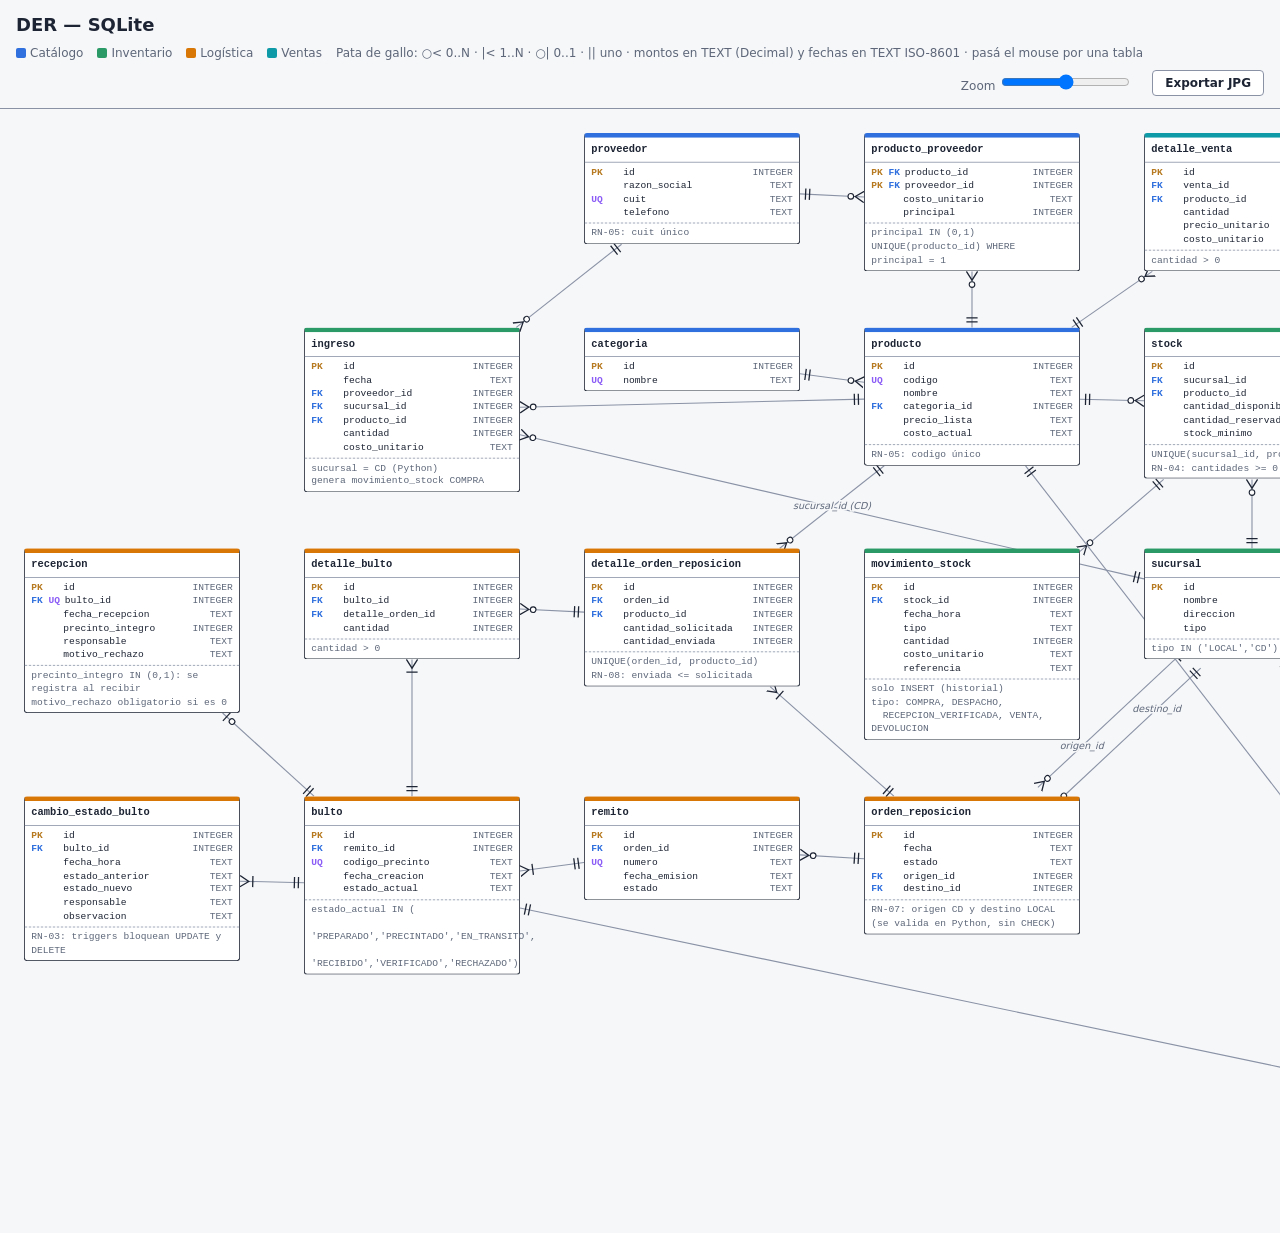
<file: docs/diagramas/der.html>
<!doctype html>
<html lang="es">
<head>
<meta charset="utf-8">
<meta name="viewport" content="width=device-width, initial-scale=1">
<title>DER SQLite</title>
<style>
  :root {
    --bg: #f6f7f9; --box: #ffffff; --ink: #1d2433; --muted: #5d6779; --line: #8a93a6; --hl: #d9480f;
    --catalogo: #2f6fde; --inventario: #2b9a66; --logistica: #d97706; --ventas: #0e9aa7;
    --pk: #b7791f; --fk: #2f6fde; --uq: #8b5cf6;
  }
  @media (prefers-color-scheme: dark) {
    :root:not([data-theme="light"]) {
      --bg: #12151c; --box: #1b2029; --ink: #e6e9ef; --muted: #9aa3b5; --line: #6b7488; --hl: #ff8a4c; --pk: #e0a43a; --fk: #6c9cf0; --uq: #a98bfa;
    }
  }
  :root[data-theme="dark"] { --bg: #12151c; --box: #1b2029; --ink: #e6e9ef; --muted: #9aa3b5; --line: #6b7488; --hl: #ff8a4c; --pk: #e0a43a; --fk: #6c9cf0; --uq: #a98bfa; }

  * { box-sizing: border-box; }
  body { margin: 0; background: var(--bg); color: var(--ink); font: 14px/1.4 system-ui, sans-serif; }
  header.top { position: sticky; top: 0; z-index: 5; background: var(--bg); padding: 12px 16px; border-bottom: 1px solid var(--line);
    display: flex; flex-wrap: wrap; gap: 8px 20px; align-items: center; }
  header.top h1 { font-size: 18px; margin: 0; }
  .legend { display: flex; flex-wrap: wrap; gap: 6px 14px; font-size: 12px; color: var(--muted); }
  .legend i { display: inline-block; width: 10px; height: 10px; border-radius: 2px; margin-right: 4px; vertical-align: -1px; }
  .zoom { margin-left: auto; font-size: 12px; color: var(--muted); }
  .scroller { overflow: auto; padding: 16px; }
  .sizer { position: relative; }
  .canvas { position: absolute; top: 0; left: 0; transform-origin: 0 0; display: grid;
    grid-template-columns: repeat(7, 270px); column-gap: 80px; row-gap: 70px; align-items: start; padding: 10px; }
  svg.edges { position: absolute; inset: 0; overflow: visible; pointer-events: none; z-index: 0; }

  .tbl { position: relative; z-index: 1; background: var(--box); border: 1.5px solid var(--ink); border-top: 6px solid var(--c);
    border-radius: 4px; font-size: 12px; transition: opacity .15s; }
  .tbl .name { padding: 6px 8px; border-bottom: 1px solid var(--line); font-weight: 700; font-size: 13px; font-family: ui-monospace, Consolas, monospace; }
  .tbl ul { list-style: none; margin: 0; padding: 4px 8px; font-family: ui-monospace, Consolas, monospace; }
  .tbl li { display: flex; gap: 6px; align-items: baseline; }
  .tbl li .t { margin-left: auto; color: var(--muted); }
  .tbl li .f { min-width: 34px; font-size: 12px; font-weight: 700; }
  .f .PK { color: var(--pk); } .f .FK { color: var(--fk); } .f .UQ { color: var(--uq); }
  .tbl .chk { white-space: pre-wrap; border-top: 1px dashed var(--line); padding: 4px 8px; color: var(--muted); font-size: 12px; font-family: ui-monospace, Consolas, monospace; }

  g.edge { color: var(--line); transition: opacity .15s; }
  g.edge path { fill: none; stroke: currentColor; stroke-width: 1.4; }
  g.edge text { fill: var(--muted); font-size: 12px; font-style: italic; paint-order: stroke; stroke: var(--bg); stroke-width: 4px; }
  .focus g.edge { opacity: .1; }
  .focus g.edge.on { opacity: 1; color: var(--hl); }
  .focus g.edge.on path { stroke-width: 2.2; }
  .focusing .tbl:not(.on) { opacity: .35; }
</style>
</head>
<body>
<header class="top">
  <h1>DER — SQLite</h1>
  <div class="legend">
    <span><i style="background:var(--catalogo)"></i>Catálogo</span>
    <span><i style="background:var(--inventario)"></i>Inventario</span>
    <span><i style="background:var(--logistica)"></i>Logística</span>
    <span><i style="background:var(--ventas)"></i>Ventas</span>
    <span>Pata de gallo: ○&lt; 0..N · |&lt; 1..N · ○| 0..1 · || uno · montos en TEXT (Decimal) y fechas en TEXT ISO-8601 · pasá el mouse por una tabla</span>
  </div>
  <label class="zoom">Zoom <input id="zoom" type="range" min="40" max="120" value="80"></label>
</header>
<div class="scroller"><div class="sizer" id="sizer"><div class="canvas" id="canvas">
  <svg class="edges" id="edges">
    <defs>
      <!-- el extremo derecho del marcador toca la tabla -->
      <marker id="m-uno" viewBox="0 0 22 16" refX="22" refY="8" markerWidth="22" markerHeight="16" markerUnits="userSpaceOnUse" orient="auto-start-reverse">
        <path d="M10 1 V15 M15 1 V15" stroke="context-stroke" stroke-width="1.6"/></marker>
      <marker id="m-N" viewBox="0 0 22 16" refX="22" refY="8" markerWidth="22" markerHeight="16" markerUnits="userSpaceOnUse" orient="auto-start-reverse">
        <path d="M22 1 L11 8 L22 15" fill="none" stroke="context-stroke" stroke-width="1.6"/>
        <circle cx="5.5" cy="8" r="3.5" fill="var(--box)" stroke="context-stroke" stroke-width="1.4"/></marker>
      <marker id="m-1N" viewBox="0 0 22 16" refX="22" refY="8" markerWidth="22" markerHeight="16" markerUnits="userSpaceOnUse" orient="auto-start-reverse">
        <path d="M22 1 L11 8 L22 15 M6 1 V15" fill="none" stroke="context-stroke" stroke-width="1.6"/></marker>
      <marker id="m-01" viewBox="0 0 22 16" refX="22" refY="8" markerWidth="22" markerHeight="16" markerUnits="userSpaceOnUse" orient="auto-start-reverse">
        <path d="M15 1 V15" stroke="context-stroke" stroke-width="1.6"/>
        <circle cx="6" cy="8" r="3.5" fill="var(--box)" stroke="context-stroke" stroke-width="1.4"/></marker>
    </defs>
  </svg>
</div></div></div>

<script>
// [tabla, grupo, [columna, fila], columnas [nombre, tipo, flags], restricciones]
const TABLAS = [
  ['proveedor', 'catalogo', [3, 1], [['id', 'INTEGER', 'PK'], ['razon_social', 'TEXT'], ['cuit', 'TEXT', 'UQ'], ['telefono', 'TEXT']], ['RN-05: cuit único']],
  ['producto_proveedor', 'catalogo', [4, 1], [['producto_id', 'INTEGER', 'PK FK'], ['proveedor_id', 'INTEGER', 'PK FK'], ['costo_unitario', 'TEXT'], ['principal', 'INTEGER']], ['principal IN (0,1)', 'UNIQUE(producto_id) WHERE principal = 1']],
  ['producto', 'catalogo', [4, 2], [['id', 'INTEGER', 'PK'], ['codigo', 'TEXT', 'UQ'], ['nombre', 'TEXT'], ['categoria_id', 'INTEGER', 'FK'], ['precio_lista', 'TEXT'], ['costo_actual', 'TEXT']],
    ['RN-05: codigo único']],
  ['categoria', 'catalogo', [3, 2], [['id', 'INTEGER', 'PK'], ['nombre', 'TEXT', 'UQ']], []],

  ['sucursal', 'inventario', [5, 3], [['id', 'INTEGER', 'PK'], ['nombre', 'TEXT'], ['direccion', 'TEXT'], ['tipo', 'TEXT']], ["tipo IN ('LOCAL','CD')"]],
  ['stock', 'inventario', [5, 2], [['id', 'INTEGER', 'PK'], ['sucursal_id', 'INTEGER', 'FK'], ['producto_id', 'INTEGER', 'FK'], ['cantidad_disponible', 'INTEGER'], ['cantidad_reservada', 'INTEGER'], ['stock_minimo', 'INTEGER']],
    ['UNIQUE(sucursal_id, producto_id)', 'RN-04: cantidades >= 0']],
  ['movimiento_stock', 'inventario', [4, 3], [['id', 'INTEGER', 'PK'], ['stock_id', 'INTEGER', 'FK'], ['fecha_hora', 'TEXT'], ['tipo', 'TEXT'], ['cantidad', 'INTEGER'], ['costo_unitario', 'TEXT'], ['referencia', 'TEXT']],
    ['solo INSERT (historial)', 'tipo: COMPRA, DESPACHO,', '  RECEPCION_VERIFICADA, VENTA, DEVOLUCION']],

  ['orden_reposicion', 'logistica', [4, 4], [['id', 'INTEGER', 'PK'], ['fecha', 'TEXT'], ['estado', 'TEXT'], ['origen_id', 'INTEGER', 'FK'], ['destino_id', 'INTEGER', 'FK']],
    ['RN-07: origen CD y destino LOCAL', '(se valida en Python, sin CHECK)']],
  ['detalle_orden_reposicion', 'logistica', [3, 3], [['id', 'INTEGER', 'PK'], ['orden_id', 'INTEGER', 'FK'], ['producto_id', 'INTEGER', 'FK'], ['cantidad_solicitada', 'INTEGER'], ['cantidad_enviada', 'INTEGER']],
    ['UNIQUE(orden_id, producto_id)', 'RN-08: enviada <= solicitada']],
  ['remito', 'logistica', [3, 4], [['id', 'INTEGER', 'PK'], ['orden_id', 'INTEGER', 'FK'], ['numero', 'TEXT', 'UQ'], ['fecha_emision', 'TEXT'], ['estado', 'TEXT']], []],
  ['bulto', 'logistica', [2, 4], [['id', 'INTEGER', 'PK'], ['remito_id', 'INTEGER', 'FK'], ['codigo_precinto', 'TEXT', 'UQ'], ['fecha_creacion', 'TEXT'], ['estado_actual', 'TEXT']],
    ['estado_actual IN (', "  'PREPARADO','PRECINTADO','EN_TRANSITO',", "  'RECIBIDO','VERIFICADO','RECHAZADO')"]],
  ['detalle_bulto', 'logistica', [2, 3], [['id', 'INTEGER', 'PK'], ['bulto_id', 'INTEGER', 'FK'], ['detalle_orden_id', 'INTEGER', 'FK'], ['cantidad', 'INTEGER']], ['cantidad > 0']],
  ['cambio_estado_bulto', 'logistica', [1, 4], [['id', 'INTEGER', 'PK'], ['bulto_id', 'INTEGER', 'FK'], ['fecha_hora', 'TEXT'], ['estado_anterior', 'TEXT'], ['estado_nuevo', 'TEXT'], ['responsable', 'TEXT'], ['observacion', 'TEXT']],
    ['RN-03: triggers bloquean UPDATE y DELETE']],
  ['recepcion', 'logistica', [1, 3], [['id', 'INTEGER', 'PK'], ['bulto_id', 'INTEGER', 'FK UQ'], ['fecha_recepcion', 'TEXT'], ['precinto_integro', 'INTEGER'], ['responsable', 'TEXT'], ['motivo_rechazo', 'TEXT']],
    ['precinto_integro IN (0,1): se registra al recibir', 'motivo_rechazo obligatorio si es 0']],

  ['detalle_venta', 'ventas', [5, 1], [['id', 'INTEGER', 'PK'], ['venta_id', 'INTEGER', 'FK'], ['producto_id', 'INTEGER', 'FK'], ['cantidad', 'INTEGER'], ['precio_unitario', 'TEXT'], ['costo_unitario', 'TEXT']], ['cantidad > 0']],
  ['venta', 'ventas', [6, 2], [['id', 'INTEGER', 'PK'], ['sucursal_id', 'INTEGER', 'FK'], ['fecha', 'TEXT'], ['total', 'TEXT']], []],
  ['cobro', 'ventas', [6, 3], [['id', 'INTEGER', 'PK'], ['venta_id', 'INTEGER', 'FK'], ['medio_pago_id', 'INTEGER', 'FK'], ['monto', 'TEXT'], ['fecha', 'TEXT']], ['RN-10: SUM(monto) = venta.total (Python)']],
  ['medio_pago', 'ventas', [7, 2], [['id', 'INTEGER', 'PK'], ['nombre', 'TEXT', 'UQ'], ['tipo', 'TEXT']], []],
  ['detalle_devolucion', 'ventas', [6, 1], [['id', 'INTEGER', 'PK'], ['devolucion_id', 'INTEGER', 'FK'], ['detalle_venta_id', 'INTEGER', 'FK'], ['cantidad', 'INTEGER']], ['RN-06: <= cantidadDevolvible (Python)']],
  ['devolucion', 'ventas', [7, 1], [['id', 'INTEGER', 'PK'], ['venta_id', 'INTEGER', 'FK'], ['fecha', 'TEXT'], ['motivo', 'TEXT'], ['monto_reintegrado', 'TEXT'], ['medio_pago_id', 'INTEGER', 'FK']], []],
  ['ingreso', 'inventario', [2, 2], [['id', 'INTEGER', 'PK'], ['fecha', 'TEXT'], ['proveedor_id', 'INTEGER', 'FK'], ['sucursal_id', 'INTEGER', 'FK'], ['producto_id', 'INTEGER', 'FK'], ['cantidad', 'INTEGER'], ['costo_unitario', 'TEXT']],
    ['sucursal = CD (Python)', 'genera movimiento_stock COMPRA']],
  ['merma', 'logistica', [6, 5], [['id', 'INTEGER', 'PK'], ['bulto_id', 'INTEGER', 'FK'], ['sucursal_id', 'INTEGER', 'FK'], ['producto_id', 'INTEGER', 'FK'], ['fecha', 'TEXT'], ['cantidad', 'INTEGER'], ['costo_unitario', 'TEXT'], ['motivo', 'TEXT']],
    ['se inserta al rechazar un bulto', 'triggers bloquean UPDATE y DELETE']],
  ['comprobante', 'ventas', [7, 3], [['id', 'INTEGER', 'PK'], ['venta_id', 'INTEGER', 'FK UQ'], ['numero', 'TEXT', 'UQ'], ['tipo', 'TEXT'], ['fecha_emision', 'TEXT']], []],
];

// [tabla hija (tiene la FK), tabla padre, cardinalidad del lado hijo: N | 1N | 01, etiqueta]
const RELACIONES = [
  ['producto', 'categoria', 'N'],
  ['producto_proveedor', 'producto', 'N'],
  ['producto_proveedor', 'proveedor', 'N'],
  ['stock', 'sucursal', 'N'],
  ['stock', 'producto', 'N'],
  ['movimiento_stock', 'stock', 'N'],
  ['orden_reposicion', 'sucursal', 'N', 'origen_id'],
  ['orden_reposicion', 'sucursal', 'N', 'destino_id'],
  ['detalle_orden_reposicion', 'orden_reposicion', '1N'],
  ['detalle_orden_reposicion', 'producto', 'N'],
  ['remito', 'orden_reposicion', 'N'],
  ['bulto', 'remito', '1N'],
  ['detalle_bulto', 'bulto', '1N'],
  ['detalle_bulto', 'detalle_orden_reposicion', 'N'],
  ['cambio_estado_bulto', 'bulto', '1N'],
  ['recepcion', 'bulto', '01'],
  ['venta', 'sucursal', 'N'],
  ['detalle_venta', 'venta', '1N'],
  ['detalle_venta', 'producto', 'N'],
  ['cobro', 'venta', 'N'],
  ['cobro', 'medio_pago', 'N'],
  ['comprobante', 'venta', '01'],
  ['devolucion', 'venta', 'N'],
  ['detalle_devolucion', 'devolucion', '1N'],
  ['detalle_devolucion', 'detalle_venta', 'N'],
  ['devolucion', 'medio_pago', 'N'],
  ['ingreso', 'proveedor', 'N'],
  ['ingreso', 'producto', 'N'],
  ['ingreso', 'sucursal', 'N', 'sucursal_id (CD)'],
  ['merma', 'bulto', 'N'],
  ['merma', 'sucursal', 'N'],
  ['merma', 'producto', 'N'],
];

const canvas = document.getElementById('canvas');
const svg = document.getElementById('edges');
const NS = 'http://www.w3.org/2000/svg';
const esc = s => s.replace(/&/g, '&amp;').replace(/</g, '&lt;');

for (const [nombre, grupo, [col, fila], columnas, restricciones] of TABLAS) {
  const el = document.createElement('div');
  el.className = 'tbl';
  el.id = 't-' + nombre;
  el.style.cssText = `grid-column:${col};grid-row:${fila};--c:var(--${grupo})`;
  el.innerHTML = `<div class="name">${nombre}</div><ul>`
    + columnas.map(([n, tipo, flags = '']) =>
      `<li><span class="f">${flags.split(' ').map(f => `<span class="${f}">${f}</span>`).join(' ')}</span>${n}<span class="t">${tipo}</span></li>`).join('')
    + '</ul>' + (restricciones.length ? `<div class="chk">${restricciones.map(esc).join('<br>')}</div>` : '');
  canvas.appendChild(el);
}

const caja = n => { const e = document.getElementById('t-' + n); return { x: e.offsetLeft, y: e.offsetTop, w: e.offsetWidth, h: e.offsetHeight }; };
// punto donde la recta centro(r) → (tx,ty) corta el borde de r
function borde(r, cx, cy, tx, ty) {
  const dx = tx - cx, dy = ty - cy;
  const t = Math.min(dx ? (r.w / 2) / Math.abs(dx) : Infinity, dy ? (r.h / 2) / Math.abs(dy) : Infinity);
  return [cx + dx * t, cy + dy * t];
}

function dibujar() {
  svg.querySelectorAll('g.edge').forEach(g => g.remove());
  svg.setAttribute('width', canvas.scrollWidth); svg.setAttribute('height', canvas.scrollHeight);
  const pares = {};
  RELACIONES.forEach(r => { const k = [r[0], r[1]].sort().join(); (pares[k] ||= []).push(r); });

  for (const r of RELACIONES) {
    const [a, b, card, etiqueta = ''] = r;
    const A = caja(a), B = caja(b);
    let ax = A.x + A.w / 2, ay = A.y + A.h / 2, bx = B.x + B.w / 2, by = B.y + B.h / 2;
    const L = Math.hypot(bx - ax, by - ay), px = -(by - ay) / L, py = (bx - ax) / L;
    // FKs paralelas entre el mismo par (origen_id / destino_id)
    const grupo = pares[[a, b].sort().join()], i = grupo.indexOf(r), off = (i - (grupo.length - 1) / 2) * 30;
    ax += px * off; ay += py * off; bx += px * off; by += py * off;
    const [x1, y1] = borde(A, ax, ay, bx, by), [x2, y2] = borde(B, bx, by, ax, ay);

    const g = document.createElementNS(NS, 'g');
    g.setAttribute('class', 'edge');
    g.dataset.a = a; g.dataset.b = b;
    const p = document.createElementNS(NS, 'path');
    p.setAttribute('d', `M${x1},${y1} L${x2},${y2}`);
    p.setAttribute('marker-start', `url(#m-${card})`);
    p.setAttribute('marker-end', 'url(#m-uno)');
    g.appendChild(p);
    if (etiqueta) {
      const t = document.createElementNS(NS, 'text'), k = grupo.length > 1 ? 0.3 + 0.4 * i / (grupo.length - 1) : 0.5;
      t.setAttribute('x', x1 + (x2 - x1) * k); t.setAttribute('y', y1 + (y2 - y1) * k);
      t.setAttribute('text-anchor', 'middle'); t.setAttribute('dominant-baseline', 'middle');
      t.textContent = etiqueta; g.appendChild(t);
    }
    svg.appendChild(g);
  }
}

// resaltar relaciones de la tabla bajo el mouse
canvas.addEventListener('mouseover', e => {
  const c = e.target.closest('.tbl'); if (!c) return;
  const n = c.id.slice(2), vecinos = new Set([n]);
  svg.querySelectorAll('g.edge').forEach(g => {
    const on = g.dataset.a === n || g.dataset.b === n;
    g.classList.toggle('on', on);
    if (on) { vecinos.add(g.dataset.a); vecinos.add(g.dataset.b); }
  });
  canvas.querySelectorAll('.tbl').forEach(x => x.classList.toggle('on', vecinos.has(x.id.slice(2))));
  svg.classList.add('focus'); canvas.classList.add('focusing');
});
canvas.addEventListener('mouseleave', () => { svg.classList.remove('focus'); canvas.classList.remove('focusing'); });

const zoom = document.getElementById('zoom'), sizer = document.getElementById('sizer');
function escalar() {
  const s = zoom.value / 100;
  canvas.style.transform = `scale(${s})`;
  sizer.style.width = canvas.scrollWidth * s + 'px'; sizer.style.height = canvas.scrollHeight * s + 'px';
}
zoom.addEventListener('input', escalar);
dibujar(); escalar();
</script>
<script src="exportar-imagen.js"></script>
</body>
</html>
</file>
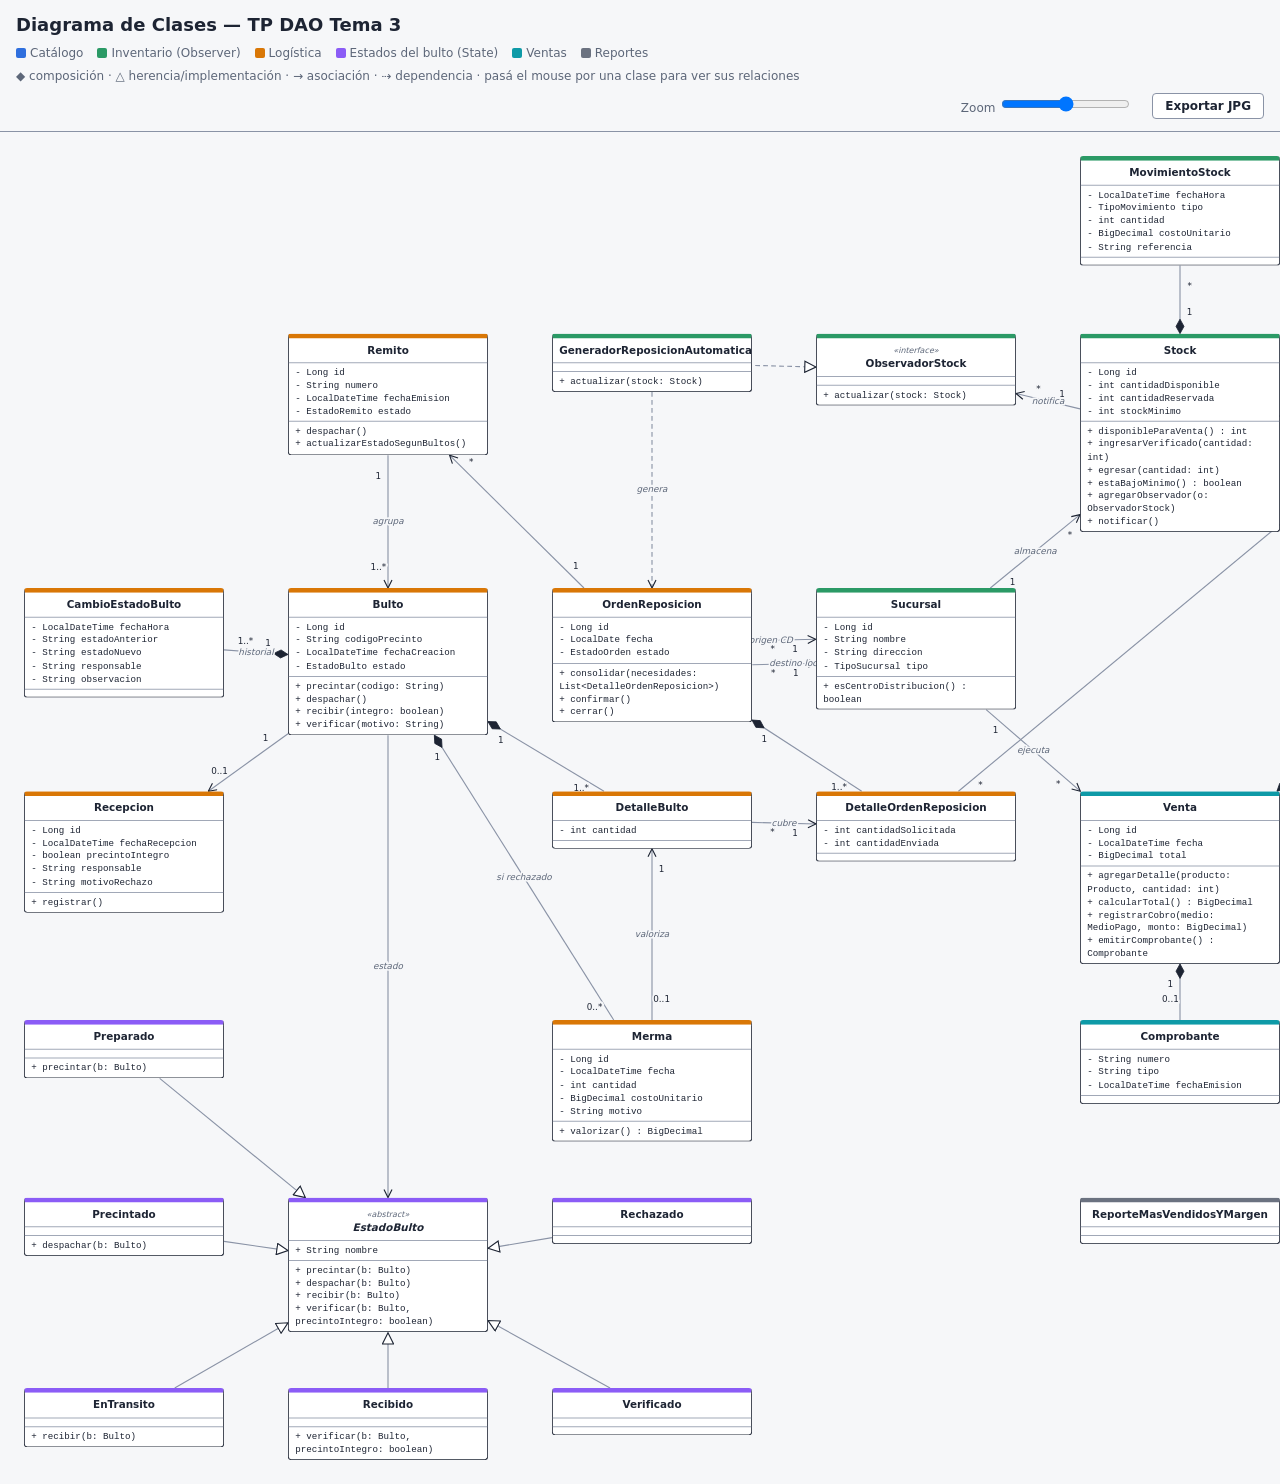
<file: docs/diagramas/diagrama-clases.html>
<!doctype html>
<html lang="es">
<head>
<meta charset="utf-8">
<meta name="viewport" content="width=device-width, initial-scale=1">
<title>Diagrama de Clases</title>
<style>
  :root {
    --bg: #f6f7f9; --box: #ffffff; --ink: #1d2433; --muted: #5d6779; --line: #8a93a6; --hl: #d9480f;
    --catalogo: #2f6fde; --inventario: #2b9a66; --logistica: #d97706; --estado: #8b5cf6; --ventas: #0e9aa7; --reportes: #6b7280;
  }
  @media (prefers-color-scheme: dark) {
    :root:not([data-theme="light"]) {
      --bg: #12151c; --box: #1b2029; --ink: #e6e9ef; --muted: #9aa3b5; --line: #6b7488; --hl: #ff8a4c;
    }
  }
  :root[data-theme="dark"] { --bg: #12151c; --box: #1b2029; --ink: #e6e9ef; --muted: #9aa3b5; --line: #6b7488; --hl: #ff8a4c; }

  * { box-sizing: border-box; }
  body { margin: 0; background: var(--bg); color: var(--ink); font: 14px/1.4 system-ui, sans-serif; }
  header.top { position: sticky; top: 0; z-index: 5; background: var(--bg); padding: 12px 16px; border-bottom: 1px solid var(--line);
    display: flex; flex-wrap: wrap; gap: 8px 20px; align-items: center; }
  header.top h1 { font-size: 18px; margin: 0; }
  .legend { display: flex; flex-wrap: wrap; gap: 6px 14px; font-size: 12px; color: var(--muted); }
  .legend i { display: inline-block; width: 10px; height: 10px; border-radius: 2px; margin-right: 4px; vertical-align: -1px; }
  .zoom { margin-left: auto; font-size: 12px; color: var(--muted); }
  .scroller { overflow: auto; padding: 16px; }
  .sizer { position: relative; }
  .canvas { position: absolute; top: 0; left: 0; transform-origin: 0 0; display: grid;
    grid-template-columns: repeat(8, 250px); column-gap: 80px; row-gap: 70px; align-items: start; padding: 10px; }
  svg.edges { position: absolute; inset: 0; overflow: visible; pointer-events: none; z-index: 0; }

  .cls { position: relative; z-index: 1; background: var(--box); border: 1.5px solid var(--ink); border-top: 6px solid var(--c);
    border-radius: 4px; font-size: 12px; transition: opacity .15s; }
  .cls .name { text-align: center; padding: 6px 8px; border-bottom: 1px solid var(--line); }
  .cls .name b { display: block; font-size: 13px; }
  .cls .name small { color: var(--muted); font-style: italic; }
  .cls ul { list-style: none; margin: 0; padding: 4px 8px; min-height: 10px; font-family: ui-monospace, Consolas, monospace; font-size: 11.5px; }
  .cls ul + ul { border-top: 1px solid var(--line); }
  .cls.abstract .name b { font-style: italic; }

  g.edge { color: var(--line); transition: opacity .15s; }
  g.edge path { fill: none; stroke: currentColor; stroke-width: 1.4; }
  g.edge.dashed path { stroke-dasharray: 6 4; }
  g.edge text { fill: var(--ink); font-size: 11px; paint-order: stroke; stroke: var(--bg); stroke-width: 4px; }
  g.edge text.lbl { font-style: italic; fill: var(--muted); }
  .focus g.edge { opacity: .1; }
  .focus g.edge.on { opacity: 1; color: var(--hl); }
  .focus g.edge.on path { stroke-width: 2.2; }
  .focusing .cls:not(.on) { opacity: .35; }
</style>
</head>
<body>
<header class="top">
  <h1>Diagrama de Clases — TP DAO Tema 3</h1>
  <div class="legend">
    <span><i style="background:var(--catalogo)"></i>Catálogo</span>
    <span><i style="background:var(--inventario)"></i>Inventario (Observer)</span>
    <span><i style="background:var(--logistica)"></i>Logística</span>
    <span><i style="background:var(--estado)"></i>Estados del bulto (State)</span>
    <span><i style="background:var(--ventas)"></i>Ventas</span>
    <span><i style="background:var(--reportes)"></i>Reportes</span>
    <span>◆ composición · △ herencia/implementación · → asociación · ⇢ dependencia · pasá el mouse por una clase para ver sus relaciones</span>
  </div>
  <label class="zoom">Zoom <input id="zoom" type="range" min="40" max="120" value="80"></label>
</header>
<div class="scroller"><div class="sizer" id="sizer"><div class="canvas" id="canvas">
  <svg class="edges" id="edges">
    <defs>
      <marker id="m-arrow" viewBox="0 0 12 12" refX="11" refY="6" markerWidth="12" markerHeight="12" markerUnits="userSpaceOnUse" orient="auto-start-reverse">
        <path d="M1 1 L11 6 L1 11" fill="none" stroke="context-stroke" stroke-width="1.4"/></marker>
      <marker id="m-tri" viewBox="0 0 16 16" refX="15" refY="8" markerWidth="16" markerHeight="16" markerUnits="userSpaceOnUse" orient="auto-start-reverse">
        <path d="M1 1 L15 8 L1 15 Z" fill="var(--box)" stroke="context-stroke" stroke-width="1.4"/></marker>
      <marker id="m-diamond" viewBox="0 0 20 12" refX="19" refY="6" markerWidth="20" markerHeight="12" markerUnits="userSpaceOnUse" orient="auto-start-reverse">
        <path d="M1 6 L10 1 L19 6 L10 11 Z" fill="context-stroke" stroke="context-stroke"/></marker>
    </defs>
  </svg>
</div></div></div>

<script>
// [nombre, grupo, [columna, fila], estereotipo, atributos, métodos]
const CLASES = [
  ['Proveedor', 'catalogo', [7, 1], '', ['- Long id', '- String razonSocial', '- String cuit', '- String telefono'], []],
  ['ProductoProveedor', 'catalogo', [6, 1], '', ['- BigDecimal costoUnitario', '- boolean principal'], []],
  ['Producto', 'catalogo', [6, 2], '', ['- Long id', '- String codigo', '- String nombre', '- BigDecimal precioLista', '- BigDecimal costoActual'], []],
  ['Categoria', 'catalogo', [7, 2], '', ['- Long id', '- String nombre'], []],

  ['Sucursal', 'inventario', [4, 3], '', ['- Long id', '- String nombre', '- String direccion', '- TipoSucursal tipo'], ['+ esCentroDistribucion() : boolean']],
  ['Stock', 'inventario', [5, 2], '', ['- Long id', '- int cantidadDisponible', '- int cantidadReservada', '- int stockMinimo'],
    ['+ disponibleParaVenta() : int', '+ ingresarVerificado(cantidad: int)', '+ egresar(cantidad: int)', '+ estaBajoMinimo() : boolean', '+ agregarObservador(o: ObservadorStock)', '+ notificar()']],
  ['MovimientoStock', 'inventario', [5, 1], '', ['- LocalDateTime fechaHora', '- TipoMovimiento tipo', '- int cantidad', '- BigDecimal costoUnitario', '- String referencia'], []],
  ['ObservadorStock', 'inventario', [4, 2], 'interface', [], ['+ actualizar(stock: Stock)']],
  ['GeneradorReposicionAutomatica', 'inventario', [3, 2], '', [], ['+ actualizar(stock: Stock)']],
  ['Ingreso', 'inventario', [8, 1], '', ['- Long id', '- LocalDateTime fecha', '- Sucursal cd', '- int cantidad', '- BigDecimal costoUnitario'], ['+ registrar() : MovimientoStock']],

  ['OrdenReposicion', 'logistica', [3, 3], '', ['- Long id', '- LocalDate fecha', '- EstadoOrden estado'], ['+ consolidar(necesidades: List<DetalleOrdenReposicion>)', '+ confirmar()', '+ cerrar()']],
  ['Remito', 'logistica', [2, 2], '', ['- Long id', '- String numero', '- LocalDateTime fechaEmision', '- EstadoRemito estado'], ['+ despachar()', '+ actualizarEstadoSegunBultos()']],
  ['DetalleOrdenReposicion', 'logistica', [4, 4], '', ['- int cantidadSolicitada', '- int cantidadEnviada'], []],
  ['CambioEstadoBulto', 'logistica', [1, 3], '', ['- LocalDateTime fechaHora', '- String estadoAnterior', '- String estadoNuevo', '- String responsable', '- String observacion'], []],
  ['Bulto', 'logistica', [2, 3], '', ['- Long id', '- String codigoPrecinto', '- LocalDateTime fechaCreacion', '- EstadoBulto estado'],
    ['+ precintar(codigo: String)', '+ despachar()', '+ recibir(integro: boolean)', '+ verificar(motivo: String)']],
  ['DetalleBulto', 'logistica', [3, 4], '', ['- int cantidad'], []],
  ['Recepcion', 'logistica', [1, 4], '', ['- Long id', '- LocalDateTime fechaRecepcion', '- boolean precintoIntegro', '- String responsable', '- String motivoRechazo'], ['+ registrar()']],
  ['Merma', 'logistica', [3, 5], '', ['- Long id', '- LocalDateTime fecha', '- int cantidad', '- BigDecimal costoUnitario', '- String motivo'], ['+ valorizar() : BigDecimal']],

  ['EstadoBulto', 'estado', [2, 6], 'abstract', ['+ String nombre'], ['+ precintar(b: Bulto)', '+ despachar(b: Bulto)', '+ recibir(b: Bulto)', '+ verificar(b: Bulto, precintoIntegro: boolean)']],
  ['Preparado', 'estado', [1, 5], '', [], ['+ precintar(b: Bulto)']],
  ['Precintado', 'estado', [1, 6], '', [], ['+ despachar(b: Bulto)']],
  ['EnTransito', 'estado', [1, 7], '', [], ['+ recibir(b: Bulto)']],
  ['Recibido', 'estado', [2, 7], '', [], ['+ verificar(b: Bulto, precintoIntegro: boolean)']],
  ['Verificado', 'estado', [3, 7], '', [], []],
  ['Rechazado', 'estado', [3, 6], '', [], []],

  ['DetalleDevolucion', 'ventas', [7, 4], '', ['- int cantidad'], []],
  ['Devolucion', 'ventas', [6, 4], '', ['- Long id', '- LocalDateTime fecha', '- String motivo', '- BigDecimal montoReintegrado'], ['+ validar(apta: boolean)', '+ calcularReintegro() : BigDecimal']],
  ['Venta', 'ventas', [5, 4], '', ['- Long id', '- LocalDateTime fecha', '- BigDecimal total'],
    ['+ agregarDetalle(producto: Producto, cantidad: int)', '+ calcularTotal() : BigDecimal', '+ registrarCobro(medio: MedioPago, monto: BigDecimal)', '+ emitirComprobante() : Comprobante']],
  ['Comprobante', 'ventas', [5, 5], '', ['- String numero', '- String tipo', '- LocalDateTime fechaEmision'], []],
  ['DetalleVenta', 'ventas', [6, 3], '', ['- int cantidad', '- BigDecimal precioUnitario', '- BigDecimal costoUnitario'], ['+ subtotal() : BigDecimal', '+ cantidadDevolvible() : int']],
  ['Cobro', 'ventas', [6, 5], '', ['- BigDecimal monto', '- LocalDateTime fecha'], []],
  ['MedioPago', 'ventas', [7, 5], '', ['- Long id', '- String nombre', '- TipoMedioPago tipo'], []],

  ['Reporte', 'reportes', [6, 6], 'interface', [], ['+ generar(filtro: FiltroReporte) : ResultadoReporte']],
  ['ReporteVentasPorPeriodo', 'reportes', [7, 7], '', [], []],
  ['ReporteMasVendidosYMargen', 'reportes', [5, 6], '', [], []],
  ['ReporteBultosRechazados', 'reportes', [6, 7], '', [], []],
  ['ReporteTiempoTransito', 'reportes', [7, 6], '', [], []],
];

// [desde, hacia, tipo, etiqueta, cardinalidad desde, cardinalidad hacia]
// tipo: asoc (→ en "hacia"), comp (◆ en "desde"), dep (⇢), impl (△ punteado en "desde"), ext (△ en "desde")
const RELACIONES = [
  ['Categoria', 'Producto', 'asoc', 'clasifica', '1', '*'],
  ['Producto', 'ProductoProveedor', 'asoc', '', '1', '*'],
  ['Proveedor', 'ProductoProveedor', 'asoc', '', '1', '*'],
  ['Sucursal', 'Stock', 'asoc', 'almacena', '1', '*'],
  ['Producto', 'Stock', 'asoc', '', '1', '*'],
  ['Stock', 'MovimientoStock', 'comp', '', '1', '*'],
  ['Stock', 'ObservadorStock', 'asoc', 'notifica', '1', '*'],
  ['ObservadorStock', 'GeneradorReposicionAutomatica', 'impl'],
  ['GeneradorReposicionAutomatica', 'OrdenReposicion', 'dep', 'genera'],
  ['OrdenReposicion', 'Sucursal', 'asoc', 'origen CD', '*', '1'],
  ['OrdenReposicion', 'Sucursal', 'asoc', 'destino local', '*', '1'],
  ['OrdenReposicion', 'DetalleOrdenReposicion', 'comp', '', '1', '1..*'],
  ['DetalleOrdenReposicion', 'Producto', 'asoc', '', '*', '1'],
  ['OrdenReposicion', 'Remito', 'asoc', '', '1', '*'],
  ['Remito', 'Bulto', 'asoc', 'agrupa', '1', '1..*'],
  ['Bulto', 'DetalleBulto', 'comp', '', '1', '1..*'],
  ['DetalleBulto', 'DetalleOrdenReposicion', 'asoc', 'cubre', '*', '1'],
  ['Bulto', 'CambioEstadoBulto', 'comp', 'historial', '1', '1..*'],
  ['Bulto', 'Recepcion', 'asoc', '', '1', '0..1'],
  ['Bulto', 'EstadoBulto', 'asoc', 'estado', '', ''],
  ['Bulto', 'Merma', 'comp', 'si rechazado', '1', '0..*'],
  ['Merma', 'DetalleBulto', 'asoc', 'valoriza', '0..1', '1'],
  ['EstadoBulto', 'Preparado', 'ext'],
  ['EstadoBulto', 'Precintado', 'ext'],
  ['EstadoBulto', 'EnTransito', 'ext'],
  ['EstadoBulto', 'Recibido', 'ext'],
  ['EstadoBulto', 'Verificado', 'ext'],
  ['EstadoBulto', 'Rechazado', 'ext'],
  ['Sucursal', 'Venta', 'asoc', 'ejecuta', '1', '*'],
  ['Venta', 'DetalleVenta', 'comp', '', '1', '1..*'],
  ['DetalleVenta', 'Producto', 'asoc', '', '*', '1'],
  ['Venta', 'Cobro', 'comp', '', '1', '*'],
  ['Cobro', 'MedioPago', 'asoc', '', '*', '1'],
  ['Venta', 'Comprobante', 'comp', '', '1', '0..1'],
  ['Venta', 'Devolucion', 'asoc', '', '1', '*'],
  ['Devolucion', 'DetalleDevolucion', 'comp', '', '1', '1..*'],
  ['DetalleDevolucion', 'DetalleVenta', 'asoc', '', '*', '1'],
  ['Devolucion', 'MedioPago', 'asoc', 'reintegra por', '*', '1'],
  ['Ingreso', 'Proveedor', 'asoc', 'de', '*', '1'],
  ['Ingreso', 'Producto', 'asoc', '', '*', '1'],
  ['Reporte', 'ReporteVentasPorPeriodo', 'impl'],
  ['Reporte', 'ReporteMasVendidosYMargen', 'impl'],
  ['Reporte', 'ReporteBultosRechazados', 'impl'],
  ['Reporte', 'ReporteTiempoTransito', 'impl'],
];

const canvas = document.getElementById('canvas');
const svg = document.getElementById('edges');
const NS = 'http://www.w3.org/2000/svg';
const esc = s => s.replace(/&/g, '&amp;').replace(/</g, '&lt;');

for (const [nombre, grupo, [col, fila], estereotipo, attrs, metodos] of CLASES) {
  const el = document.createElement('div');
  el.className = 'cls' + (estereotipo === 'abstract' ? ' abstract' : '');
  el.id = 'c-' + nombre;
  el.style.cssText = `grid-column:${col};grid-row:${fila};--c:var(--${grupo})`;
  el.innerHTML = `<div class="name">${estereotipo ? `<small>«${estereotipo}»</small>` : ''}<b>${nombre}</b></div>`
    + `<ul>${attrs.map(a => `<li>${esc(a)}</li>`).join('')}</ul><ul>${metodos.map(m => `<li>${esc(m)}</li>`).join('')}</ul>`;
  canvas.appendChild(el);
}

const caja = n => { const e = document.getElementById('c-' + n); return { x: e.offsetLeft, y: e.offsetTop, w: e.offsetWidth, h: e.offsetHeight }; };
// punto donde la recta centro(r) → (tx,ty) corta el borde de r
function borde(r, cx, cy, tx, ty) {
  const dx = tx - cx, dy = ty - cy;
  const t = Math.min(dx ? (r.w / 2) / Math.abs(dx) : Infinity, dy ? (r.h / 2) / Math.abs(dy) : Infinity);
  return [cx + dx * t, cy + dy * t];
}
function texto(g, x, y, s, cls) {
  const t = document.createElementNS(NS, 'text');
  t.setAttribute('x', x); t.setAttribute('y', y); t.setAttribute('text-anchor', 'middle'); t.setAttribute('dominant-baseline', 'middle');
  if (cls) t.setAttribute('class', cls);
  t.textContent = s; g.appendChild(t);
}

function dibujar() {
  svg.querySelectorAll('g.edge').forEach(g => g.remove());
  svg.setAttribute('width', canvas.scrollWidth); svg.setAttribute('height', canvas.scrollHeight);
  const pares = {};
  RELACIONES.forEach(r => { const k = [r[0], r[1]].sort().join(); (pares[k] ||= []).push(r); });

  for (const r of RELACIONES) {
    const [a, b, tipo, etiqueta = '', cardA = '', cardB = ''] = r;
    const A = caja(a), B = caja(b);
    let ax = A.x + A.w / 2, ay = A.y + A.h / 2, bx = B.x + B.w / 2, by = B.y + B.h / 2;
    const L = Math.hypot(bx - ax, by - ay), ux = (bx - ax) / L, uy = (by - ay) / L, px = -uy, py = ux;
    // relaciones paralelas entre el mismo par (ej. origen/destino de OrdenReposicion)
    const grupo = pares[[a, b].sort().join()], off = (grupo.indexOf(r) - (grupo.length - 1) / 2) * 30;
    ax += px * off; ay += py * off; bx += px * off; by += py * off;
    const [x1, y1] = borde(A, ax, ay, bx, by), [x2, y2] = borde(B, bx, by, ax, ay);

    const g = document.createElementNS(NS, 'g');
    g.setAttribute('class', 'edge' + (tipo === 'impl' || tipo === 'dep' ? ' dashed' : ''));
    g.dataset.a = a; g.dataset.b = b;
    const p = document.createElementNS(NS, 'path');
    p.setAttribute('d', `M${x1},${y1} L${x2},${y2}`);
    if (tipo === 'asoc' || tipo === 'dep') p.setAttribute('marker-end', 'url(#m-arrow)');
    if (tipo === 'comp') p.setAttribute('marker-start', 'url(#m-diamond)');
    if (tipo === 'impl' || tipo === 'ext') p.setAttribute('marker-start', 'url(#m-tri)');
    g.appendChild(p);
    const t = grupo.length > 1 ? 0.3 + 0.4 * grupo.indexOf(r) / (grupo.length - 1) : 0.5; // separa etiquetas paralelas
    if (etiqueta) texto(g, x1 + (x2 - x1) * t, y1 + (y2 - y1) * t, etiqueta, 'lbl');
    if (cardA) texto(g, x1 + ux * 26 + px * 12, y1 + uy * 26 + py * 12, cardA);
    if (cardB) texto(g, x2 - ux * 26 + px * 12, y2 - uy * 26 + py * 12, cardB);
    svg.appendChild(g);
  }
}

// resaltar relaciones de la clase bajo el mouse
canvas.addEventListener('mouseover', e => {
  const c = e.target.closest('.cls'); if (!c) return;
  const n = c.id.slice(2), vecinos = new Set([n]);
  svg.querySelectorAll('g.edge').forEach(g => {
    const on = g.dataset.a === n || g.dataset.b === n;
    g.classList.toggle('on', on);
    if (on) { vecinos.add(g.dataset.a); vecinos.add(g.dataset.b); }
  });
  canvas.querySelectorAll('.cls').forEach(x => x.classList.toggle('on', vecinos.has(x.id.slice(2))));
  svg.classList.add('focus'); canvas.classList.add('focusing');
});
canvas.addEventListener('mouseleave', () => { svg.classList.remove('focus'); canvas.classList.remove('focusing'); });

const zoom = document.getElementById('zoom'), sizer = document.getElementById('sizer');
function escalar() {
  const s = zoom.value / 100;
  canvas.style.transform = `scale(${s})`;
  sizer.style.width = canvas.scrollWidth * s + 'px'; sizer.style.height = canvas.scrollHeight * s + 'px';
}
zoom.addEventListener('input', escalar);
dibujar(); escalar();
</script>
<script src="exportar-imagen.js"></script>
</body>
</html>
</file>
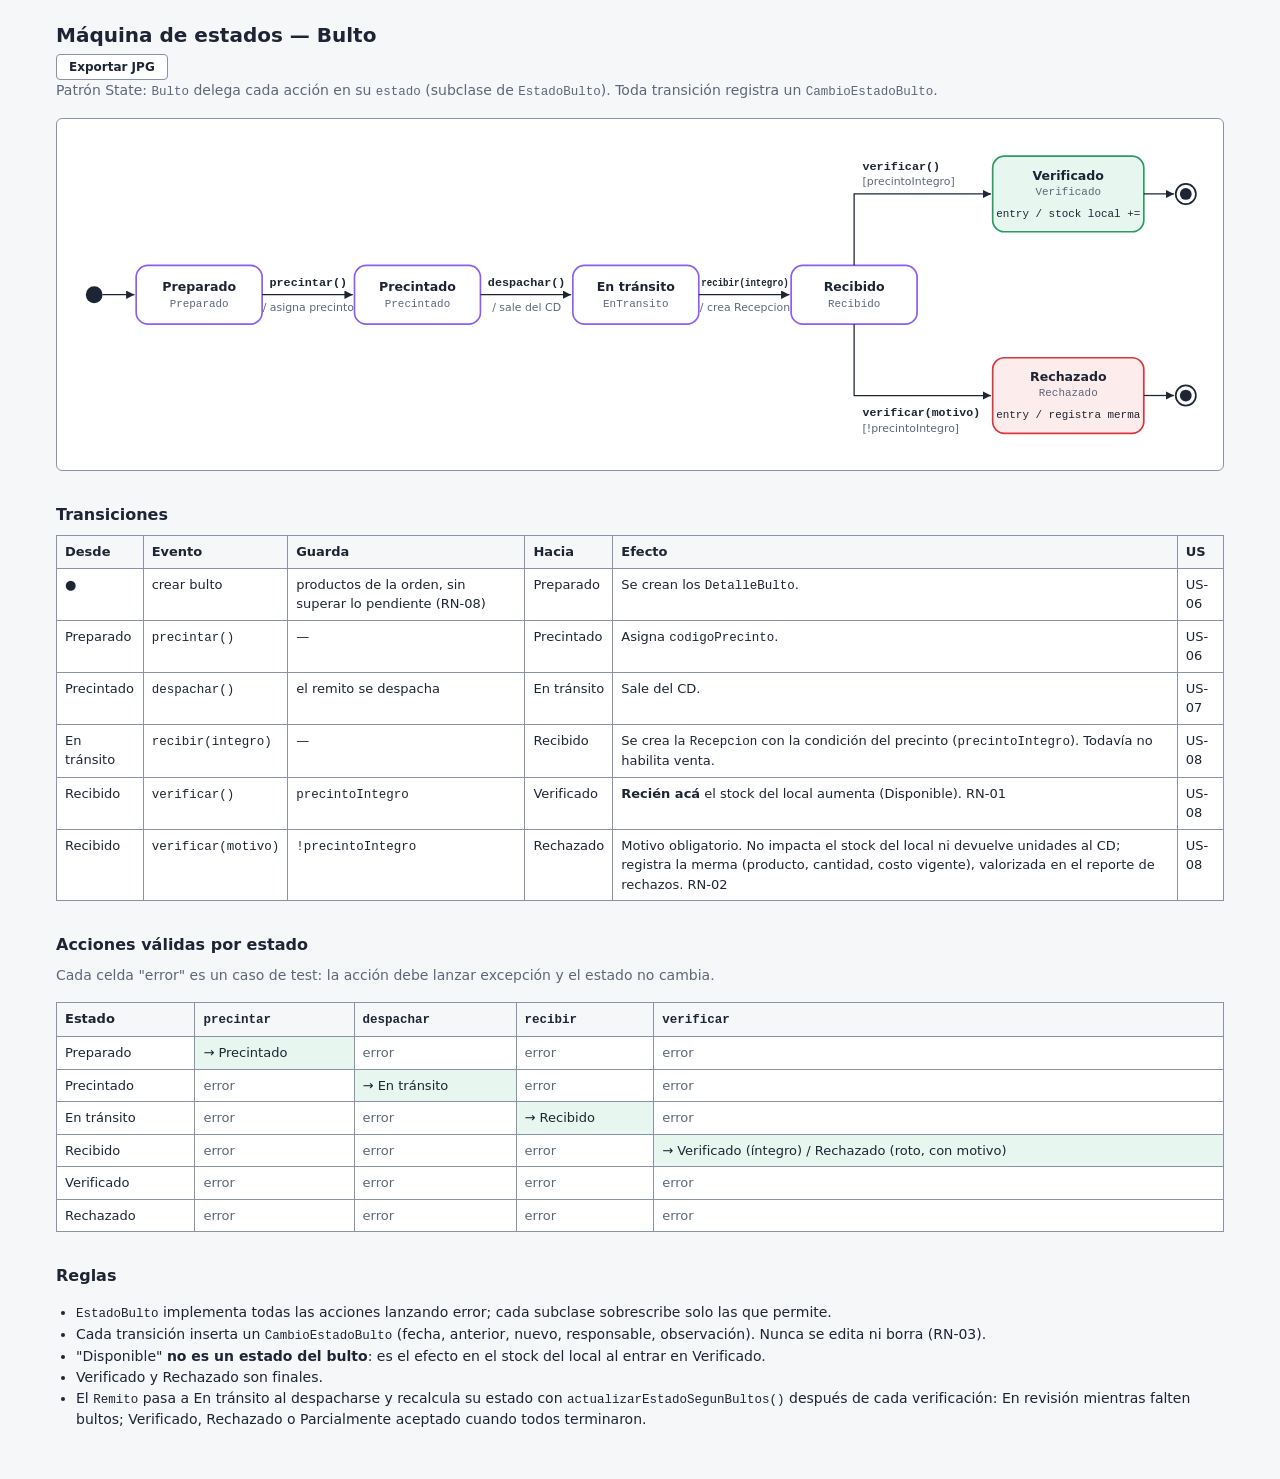
<file: docs/diagramas/maquina-estados-bulto.html>
<!doctype html>
<html lang="es">
<head>
<meta charset="utf-8">
<meta name="viewport" content="width=device-width, initial-scale=1">
<title>Estados del Bulto</title>
<style>
  :root {
    --bg: #f6f7f9; --box: #ffffff; --ink: #1d2433; --muted: #5d6779; --line: #8a93a6;
    --estado: #8b5cf6; --ok: #2b9a66; --bad: #d9363e; --ok-bg: #e7f6ee; --bad-bg: #fdecec;
  }
  @media (prefers-color-scheme: dark) {
    :root:not([data-theme="light"]) {
      --bg: #12151c; --box: #1b2029; --ink: #e6e9ef; --muted: #9aa3b5; --line: #6b7488; --ok-bg: #16302a; --bad-bg: #3a1d20;
    }
  }
  :root[data-theme="dark"] { --bg: #12151c; --box: #1b2029; --ink: #e6e9ef; --muted: #9aa3b5; --line: #6b7488; --ok-bg: #16302a; --bad-bg: #3a1d20; }

  * { box-sizing: border-box; }
  body { margin: 0; background: var(--bg); color: var(--ink); font: 14px/1.5 system-ui, sans-serif; }
  main { max-width: 1200px; margin: 0 auto; padding: 20px 16px 40px; }
  h1 { font-size: 20px; margin: 0 0 4px; }
  h2 { font-size: 16px; margin: 32px 0 8px; }
  p.sub { margin: 0 0 16px; color: var(--muted); }
  .diagram { overflow-x: auto; background: var(--box); border: 1px solid var(--line); border-radius: 6px; padding: 12px; }
  .diagram svg { display: block; min-width: 900px; width: 100%; height: auto; }
  svg text { fill: var(--ink); font-family: system-ui, sans-serif; }
  svg .st rect { fill: var(--box); stroke: var(--estado); stroke-width: 2; }
  svg .st.ok rect { stroke: var(--ok); fill: var(--ok-bg); }
  svg .st.bad rect { stroke: var(--bad); fill: var(--bad-bg); }
  svg .st .n { font-weight: 700; font-size: 15px; }
  svg .st .c { font-size: 13px; fill: var(--muted); font-family: ui-monospace, Consolas, monospace; }
  svg .st .e { font-size: 13px; font-family: ui-monospace, Consolas, monospace; }
  svg .tr path { fill: none; stroke: var(--ink); stroke-width: 1.5; }
  svg .tr .ev { font-size: 14px; font-weight: 600; font-family: ui-monospace, Consolas, monospace; }
  svg .tr .ac { font-size: 13px; fill: var(--muted); }
  svg .pseudo { fill: var(--ink); }
  table { border-collapse: collapse; width: 100%; background: var(--box); font-size: 13px; }
  th, td { border: 1px solid var(--line); padding: 6px 8px; text-align: left; vertical-align: top; }
  th { background: var(--bg); }
  td.ok { background: var(--ok-bg); }
  td.no { color: var(--muted); }
  code { font-family: ui-monospace, Consolas, monospace; font-size: 12.5px; }
  .tbl { overflow-x: auto; }
  ul { padding-left: 20px; }
</style>
</head>
<body>
<main>
  <h1>Máquina de estados — Bulto</h1>
  <p class="sub">Patrón State: <code>Bulto</code> delega cada acción en su <code>estado</code> (subclase de <code>EstadoBulto</code>). Toda transición registra un <code>CambioEstadoBulto</code>.</p>

  <div class="diagram">
    <svg viewBox="0 0 1360 390" role="img" aria-label="Preparado, Precintado, En tránsito, Recibido; desde Recibido pasa a Verificado o Rechazado">
      <defs>
        <marker id="arrow" viewBox="0 0 10 10" refX="10" refY="5" markerWidth="10" markerHeight="10" markerUnits="userSpaceOnUse" orient="auto">
          <path d="M0 0 L10 5 L0 10 Z" class="pseudo"/></marker>
      </defs>

      <!-- inicial -->
      <circle cx="30" cy="195" r="10" class="pseudo"/>
      <g class="tr"><path d="M40 195 H78" marker-end="url(#arrow)"/></g>

      <!-- estados -->
      <g class="st"><rect x="80" y="160" width="150" height="70" rx="14"/>
        <text class="n" x="155" y="190" text-anchor="middle">Preparado</text>
        <text class="c" x="155" y="210" text-anchor="middle">Preparado</text></g>
      <g class="st"><rect x="340" y="160" width="150" height="70" rx="14"/>
        <text class="n" x="415" y="190" text-anchor="middle">Precintado</text>
        <text class="c" x="415" y="210" text-anchor="middle">Precintado</text></g>
      <g class="st"><rect x="600" y="160" width="150" height="70" rx="14"/>
        <text class="n" x="675" y="190" text-anchor="middle">En tránsito</text>
        <text class="c" x="675" y="210" text-anchor="middle">EnTransito</text></g>
      <g class="st"><rect x="860" y="160" width="150" height="70" rx="14"/>
        <text class="n" x="935" y="190" text-anchor="middle">Recibido</text>
        <text class="c" x="935" y="210" text-anchor="middle">Recibido</text></g>
      <g class="st ok"><rect x="1100" y="30" width="180" height="90" rx="14"/>
        <text class="n" x="1190" y="58" text-anchor="middle">Verificado</text>
        <text class="c" x="1190" y="76" text-anchor="middle">Verificado</text>
        <text class="e" x="1190" y="102" text-anchor="middle">entry / stock local +=</text></g>
      <g class="st bad"><rect x="1100" y="270" width="180" height="90" rx="14"/>
        <text class="n" x="1190" y="298" text-anchor="middle">Rechazado</text>
        <text class="c" x="1190" y="316" text-anchor="middle">Rechazado</text>
        <text class="e" x="1190" y="342" text-anchor="middle">entry / registra merma</text></g>

      <!-- transiciones -->
      <g class="tr"><path d="M230 195 H338" marker-end="url(#arrow)"/>
        <text class="ev" x="285" y="185" text-anchor="middle">precintar()</text>
        <text class="ac" x="285" y="214" text-anchor="middle">/ asigna precinto</text></g>
      <g class="tr"><path d="M490 195 H598" marker-end="url(#arrow)"/>
        <text class="ev" x="545" y="185" text-anchor="middle">despachar()</text>
        <text class="ac" x="545" y="214" text-anchor="middle">/ sale del CD</text></g>
      <g class="tr"><path d="M750 195 H858" marker-end="url(#arrow)"/>
        <text class="ev" x="805" y="185" text-anchor="middle" textLength="104" lengthAdjust="spacingAndGlyphs">recibir(integro)</text>
        <text class="ac" x="805" y="214" text-anchor="middle">/ crea Recepcion</text></g>
      <g class="tr"><path d="M935 160 V75 H1098" marker-end="url(#arrow)"/>
        <text class="ev" x="945" y="46">verificar()</text>
        <text class="ac" x="945" y="64">[precintoIntegro]</text></g>
      <g class="tr"><path d="M935 230 V315 H1098" marker-end="url(#arrow)"/>
        <text class="ev" x="945" y="340" textLength="140" lengthAdjust="spacingAndGlyphs">verificar(motivo)</text>
        <text class="ac" x="945" y="358">[!precintoIntegro]</text></g>

      <!-- finales -->
      <g class="tr"><path d="M1280 75 H1316" marker-end="url(#arrow)"/></g>
      <circle cx="1330" cy="75" r="12" fill="none" stroke="var(--ink)" stroke-width="2"/><circle cx="1330" cy="75" r="7" class="pseudo"/>
      <g class="tr"><path d="M1280 315 H1316" marker-end="url(#arrow)"/></g>
      <circle cx="1330" cy="315" r="12" fill="none" stroke="var(--ink)" stroke-width="2"/><circle cx="1330" cy="315" r="7" class="pseudo"/>
    </svg>
  </div>

  <h2>Transiciones</h2>
  <div class="tbl"><table>
    <tr><th>Desde</th><th>Evento</th><th>Guarda</th><th>Hacia</th><th>Efecto</th><th>US</th></tr>
    <tr><td>●</td><td>crear bulto</td><td>productos de la orden, sin superar lo pendiente (RN-08)</td><td>Preparado</td><td>Se crean los <code>DetalleBulto</code>.</td><td>US-06</td></tr>
    <tr><td>Preparado</td><td><code>precintar()</code></td><td>—</td><td>Precintado</td><td>Asigna <code>codigoPrecinto</code>.</td><td>US-06</td></tr>
    <tr><td>Precintado</td><td><code>despachar()</code></td><td>el remito se despacha</td><td>En tránsito</td><td>Sale del CD.</td><td>US-07</td></tr>
    <tr><td>En tránsito</td><td><code>recibir(integro)</code></td><td>—</td><td>Recibido</td><td>Se crea la <code>Recepcion</code> con la condición del precinto (<code>precintoIntegro</code>). Todavía no habilita venta.</td><td>US-08</td></tr>
    <tr><td>Recibido</td><td><code>verificar()</code></td><td><code>precintoIntegro</code></td><td>Verificado</td><td><strong>Recién acá</strong> el stock del local aumenta (Disponible). RN-01</td><td>US-08</td></tr>
    <tr><td>Recibido</td><td><code>verificar(motivo)</code></td><td><code>!precintoIntegro</code></td><td>Rechazado</td><td>Motivo obligatorio. No impacta el stock del local ni devuelve unidades al CD; registra la merma (producto, cantidad, costo vigente), valorizada en el reporte de rechazos. RN-02</td><td>US-08</td></tr>
  </table></div>

  <h2>Acciones válidas por estado</h2>
  <p class="sub">Cada celda "error" es un caso de test: la acción debe lanzar excepción y el estado no cambia.</p>
  <div class="tbl"><table>
    <tr><th>Estado</th><th><code>precintar</code></th><th><code>despachar</code></th><th><code>recibir</code></th><th><code>verificar</code></th></tr>
    <tr><td>Preparado</td><td class="ok">→ Precintado</td><td class="no">error</td><td class="no">error</td><td class="no">error</td></tr>
    <tr><td>Precintado</td><td class="no">error</td><td class="ok">→ En tránsito</td><td class="no">error</td><td class="no">error</td></tr>
    <tr><td>En tránsito</td><td class="no">error</td><td class="no">error</td><td class="ok">→ Recibido</td><td class="no">error</td></tr>
    <tr><td>Recibido</td><td class="no">error</td><td class="no">error</td><td class="no">error</td><td class="ok">→ Verificado (íntegro) / Rechazado (roto, con motivo)</td></tr>
    <tr><td>Verificado</td><td class="no">error</td><td class="no">error</td><td class="no">error</td><td class="no">error</td></tr>
    <tr><td>Rechazado</td><td class="no">error</td><td class="no">error</td><td class="no">error</td><td class="no">error</td></tr>
  </table></div>

  <h2>Reglas</h2>
  <ul>
    <li><code>EstadoBulto</code> implementa todas las acciones lanzando error; cada subclase sobrescribe solo las que permite.</li>
    <li>Cada transición inserta un <code>CambioEstadoBulto</code> (fecha, anterior, nuevo, responsable, observación). Nunca se edita ni borra (RN-03).</li>
    <li>"Disponible" <strong>no es un estado del bulto</strong>: es el efecto en el stock del local al entrar en Verificado.</li>
    <li>Verificado y Rechazado son finales.</li>
    <li>El <code>Remito</code> pasa a En tránsito al despacharse y recalcula su estado con <code>actualizarEstadoSegunBultos()</code> después de cada verificación: En revisión mientras falten bultos; Verificado, Rechazado o Parcialmente aceptado cuando todos terminaron.</li>
  </ul>
</main>
<script src="exportar-imagen.js"></script>
</body>
</html>
</file>
